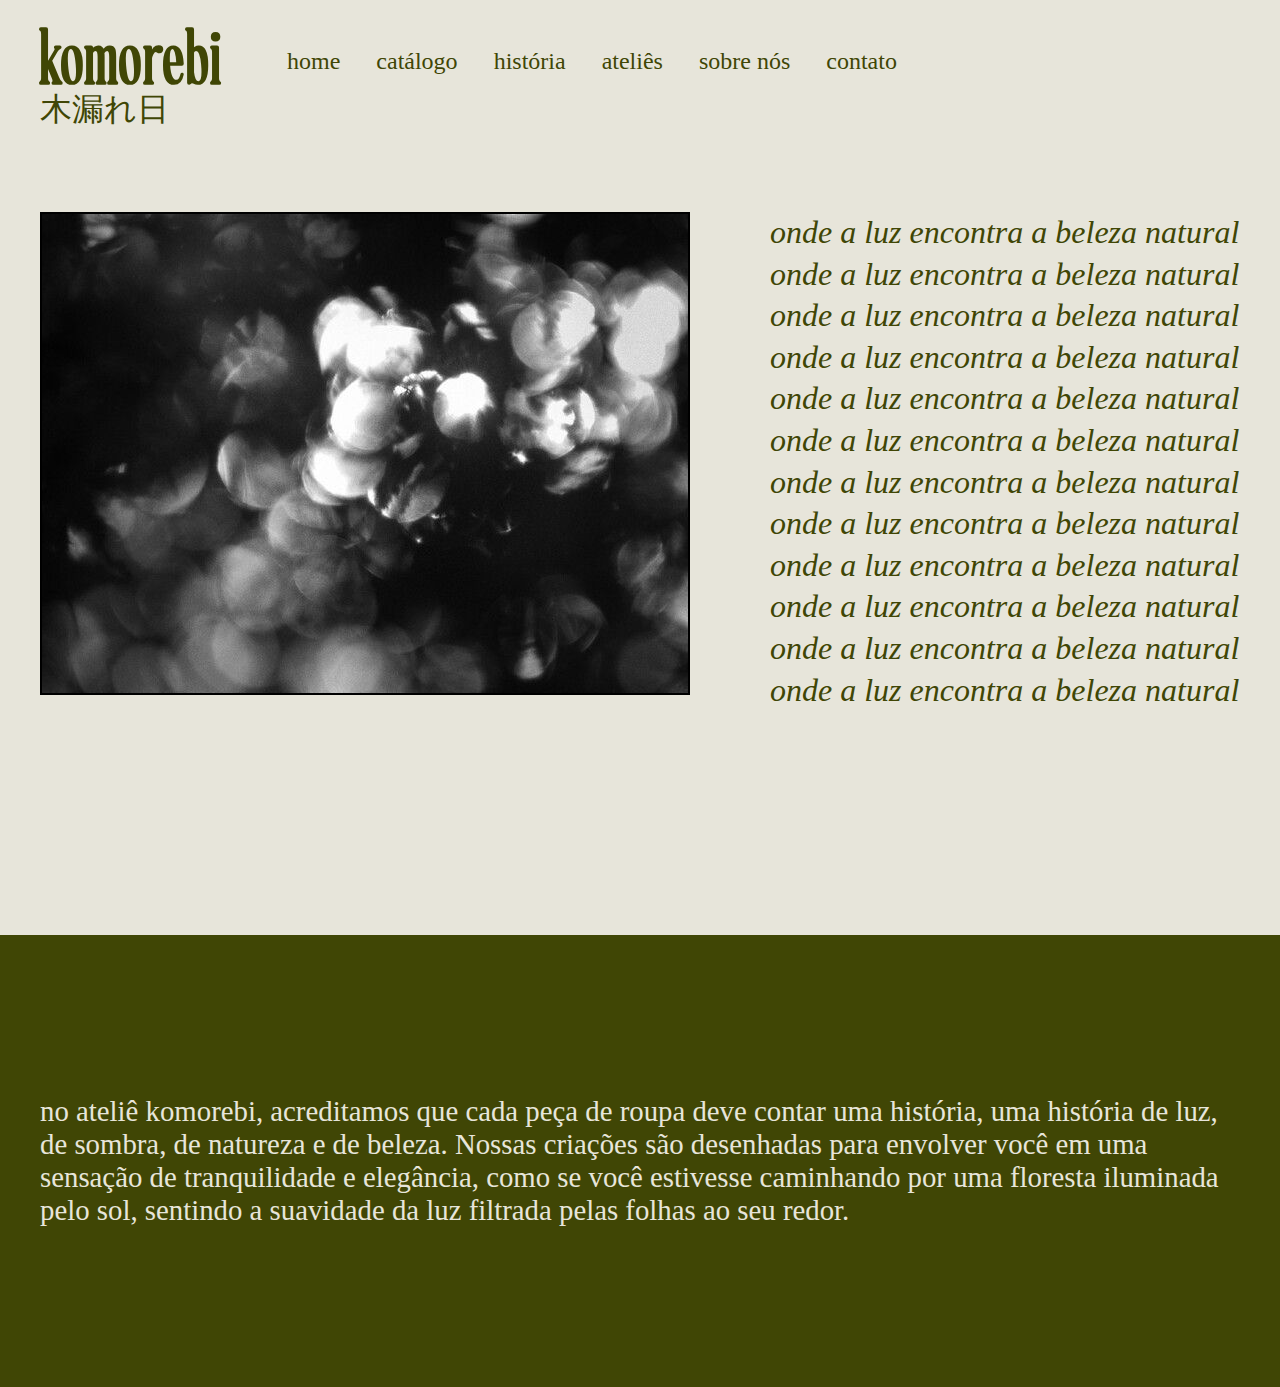
<file: index.html>
<!DOCTYPE html>
<html lang="en">
<head>
    <meta charset="UTF-8">
    <title>komorebi 木漏れ日</title>
    <link rel="stylesheet" href="main.css">
    <link rel="stylesheet" href="theme.css">
</head>
<body>
<header>
    <div class="container">
        <div class="brand">
            <h1>komorebi</h1>
            <h2>木漏れ日</h2>
        </div>
        <nav>
            <ul>
                <li><a href="index.html">home</a></li>
                <li><a href="catalog/catalog.html">catálogo</a></li>
                <li><a href="#">história</a></li>
                <li><a href="#">ateliês</a></li>
                <li><a href="about-us/about-us.html">sobre nós</a></li>
                <li><a href="contact/contact.html">contato</a></li>
            </ul>
        </nav>
    </div>
</header>
<section class="banner">
    <div class="container">
        <img src="home/assets/komorebi-dark.png" alt="Sombras de folhas de árvore no sol">
        <article>
            <p>onde a luz encontra a beleza natural</p>
            <p>onde a luz encontra a beleza natural</p>
            <p>onde a luz encontra a beleza natural</p>
            <p>onde a luz encontra a beleza natural</p>
            <p>onde a luz encontra a beleza natural</p>
            <p>onde a luz encontra a beleza natural</p>
            <p>onde a luz encontra a beleza natural</p>
            <p>onde a luz encontra a beleza natural</p>
            <p>onde a luz encontra a beleza natural</p>
            <p>onde a luz encontra a beleza natural</p>
            <p>onde a luz encontra a beleza natural</p>
            <p>onde a luz encontra a beleza natural</p>
        </article>
    </div>
</section>
<section class="home-about">
<div class="container">
    <p>no ateliê komorebi, acreditamos que cada peça de roupa deve contar uma história, uma história de luz, de sombra,
        de natureza e de beleza. Nossas criações são desenhadas para envolver você em uma sensação de tranquilidade e
        elegância, como se você estivesse caminhando por uma floresta iluminada pelo sol, sentindo a suavidade da luz
        filtrada pelas folhas ao seu redor.</p>
</div>
</section>
</body>
</html>
</file>
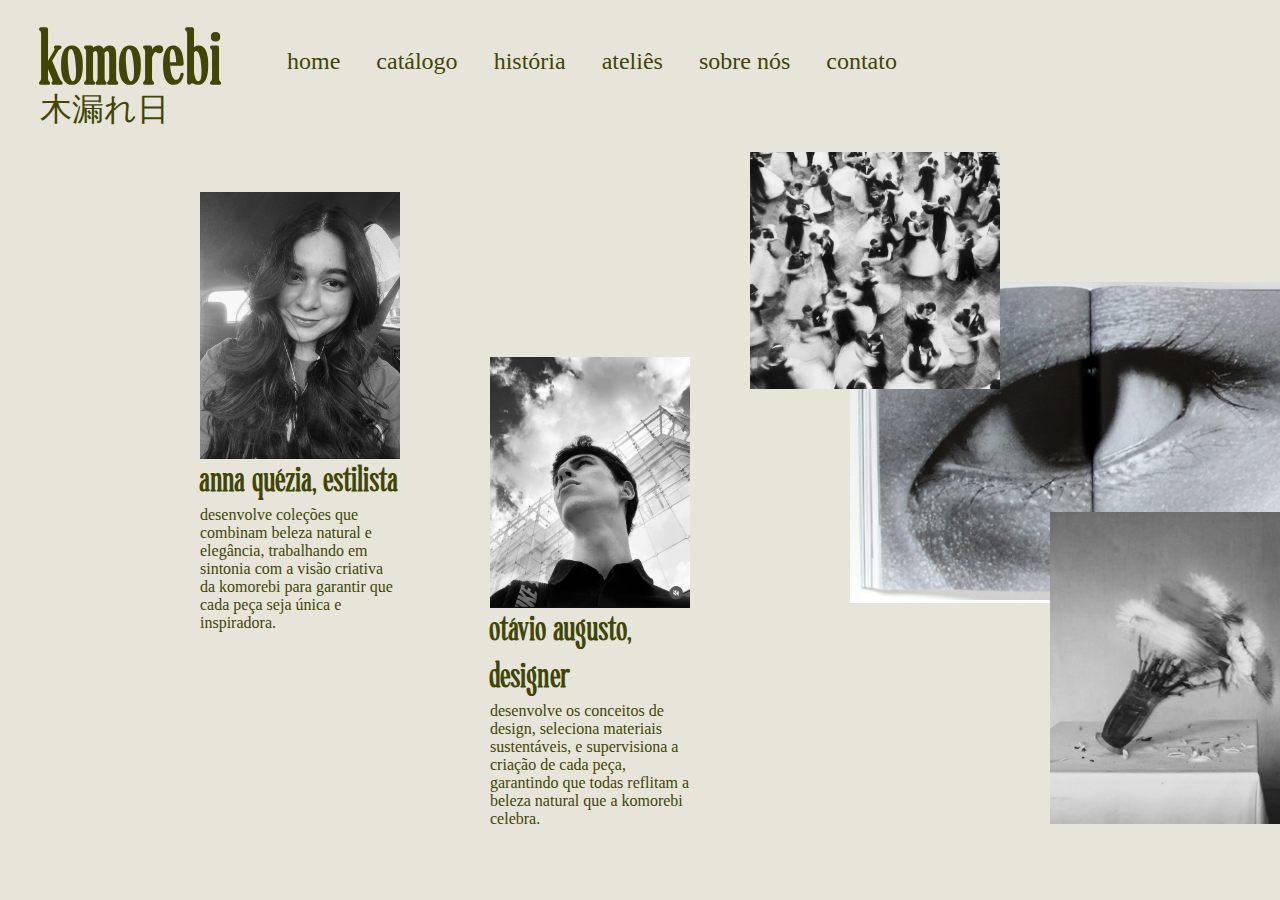
<file: about-us/about-us.html>
<!DOCTYPE html>
<html lang="en">
<head>
    <meta charset="UTF-8">
    <link rel="stylesheet" href="../main.css">
    <link rel="stylesheet" href="../theme.css">
    <title>komorebi 木漏れ日</title>
</head>
<body>

<header>
    <div class="container">
        <div class="brand">
            <h1>komorebi</h1>
            <h2>木漏れ日</h2>
        </div>
        <nav>
            <ul>
                <li><a href="../index.html">home</a></li>
                <li><a href="/catalog/catalog.html">catálogo</a></li>
                <li><a href="#">história</a></li>
                <li><a href="#">ateliês</a></li>
                <li><a href="about-us.html">sobre nós</a></li>
                <li><a href="../contact/contact.html">contato</a></li>
            </ul>
        </nav>
    </div>
</header>

<section class="sobre-nos">
    <article class="nos">
        <div class="anna">
            <img src="assets/anna.JPG" alt="foto da sócia anna em preto e branco">
            <h3>anna quézia, estilista</h3>
            <p>desenvolve coleções que combinam beleza natural e elegância, trabalhando em sintonia com a visão criativa
                da komorebi para garantir que cada peça seja única e inspiradora.</p>
        </div>
        <div class="otavio">
            <img src="assets/otavio.jpg" alt="foto do sócio otávio em preto e branco">
            <h3>otávio augusto, designer</h3>
            <p>desenvolve os conceitos de design, seleciona materiais sustentáveis, e supervisiona a criação de cada
                peça, garantindo que todas reflitam a beleza natural que a komorebi celebra.</p>
        </div>
    </article>
    <div class="eye">
        <img src="assets/eye.jpg" alt="um olho em uma revista">
    </div>
    <div class="baile">
        <img src="assets/dancing.jpeg" alt="pessoas dançando em um baile de gala">
    </div>
    <div class="flor">
        <img src="assets/flor.jpeg" alt="uma flor caindo">
    </div>
</section>

</body>
</html>
</file>
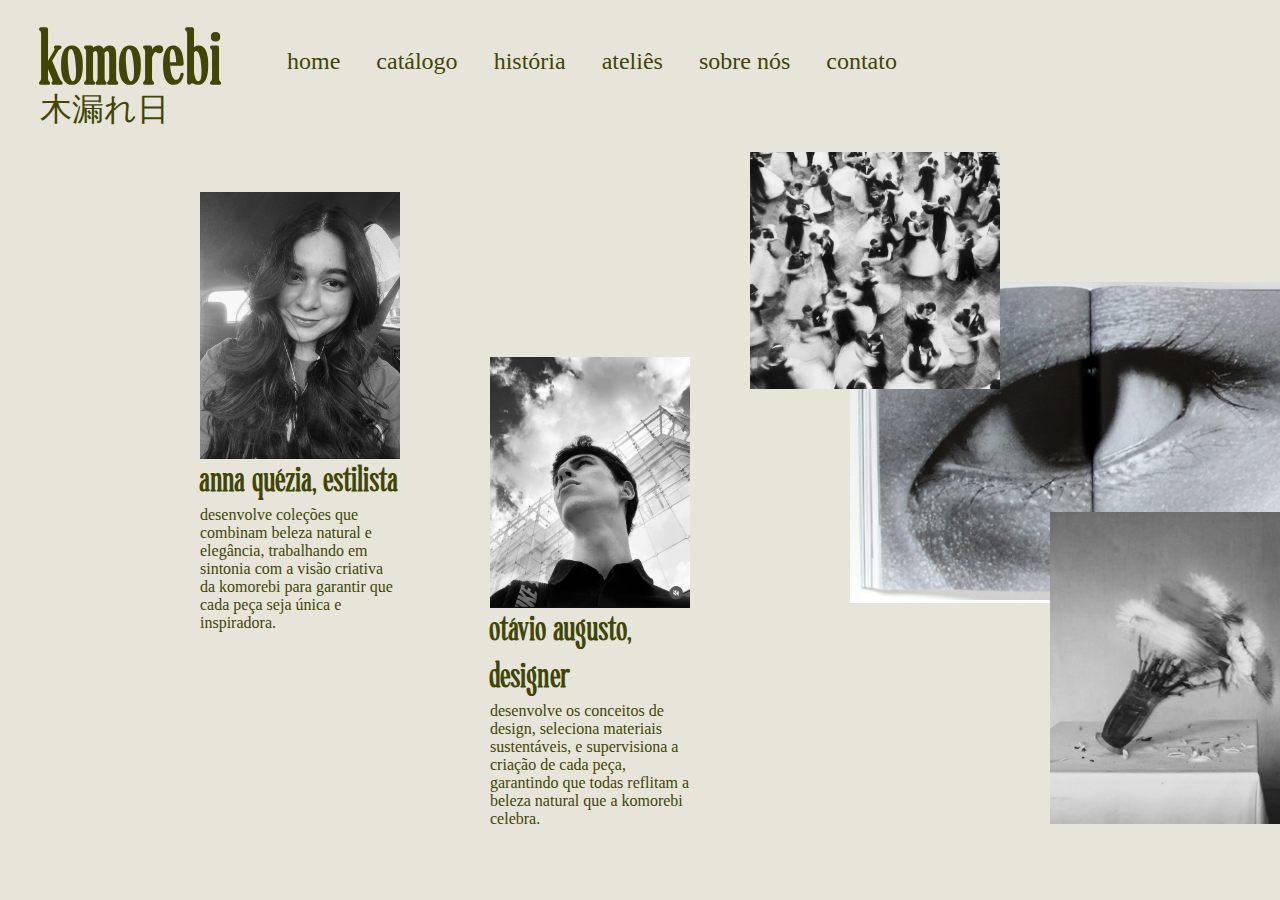
<file: about-us/sobre-nos.html>
<!DOCTYPE html>
<html lang="en">
<head>
    <meta charset="UTF-8">
    <link rel="stylesheet" href="../main.css">
    <link rel="stylesheet" href="../theme.css">
    <title>komorebi 木漏れ日</title>
</head>
<body>

<header>
    <div class="container">
        <div class="brand">
            <h1>komorebi</h1>
            <h2>木漏れ日</h2>
        </div>
        <nav>
            <ul>
                <li><a href="../index.html">home</a></li>
                <li><a href="#">catálogo</a></li>
                <li><a href="#">história</a></li>
                <li><a href="#">ateliês</a></li>
                <li><a href="sobre-nos.html">sobre nós</a></li>
                <li><a href="../contact/contato.html">contato</a></li>
            </ul>
        </nav>
    </div>
</header>

<section class="sobre-nos">
    <article class="nos">
        <div class="anna">
            <img src="assets/anna.JPG" alt="foto da sócia anna em preto e branco">
            <h3>anna quézia, estilista</h3>
            <p>desenvolve coleções que combinam beleza natural e elegância, trabalhando em sintonia com a visão criativa
                da komorebi para garantir que cada peça seja única e inspiradora.</p>
        </div>
        <div class="otavio">
            <img src="assets/otavio.jpg" alt="foto do sócio otávio em preto e branco">
            <h3>otávio augusto, designer</h3>
            <p>desenvolve os conceitos de design, seleciona materiais sustentáveis, e supervisiona a criação de cada
                peça, garantindo que todas reflitam a beleza natural que a komorebi celebra.</p>
        </div>
    </article>
    <div class="eye">
        <img src="assets/eye.jpg" alt="um olho em uma revista">
    </div>
    <div class="baile">
        <img src="assets/dancing.jpeg" alt="pessoas dançando em um baile de gala">
    </div>
    <div class="flor">
        <img src="assets/flor.jpeg" alt="uma flor caindo">
    </div>
</section>

</body>
</html>
</file>
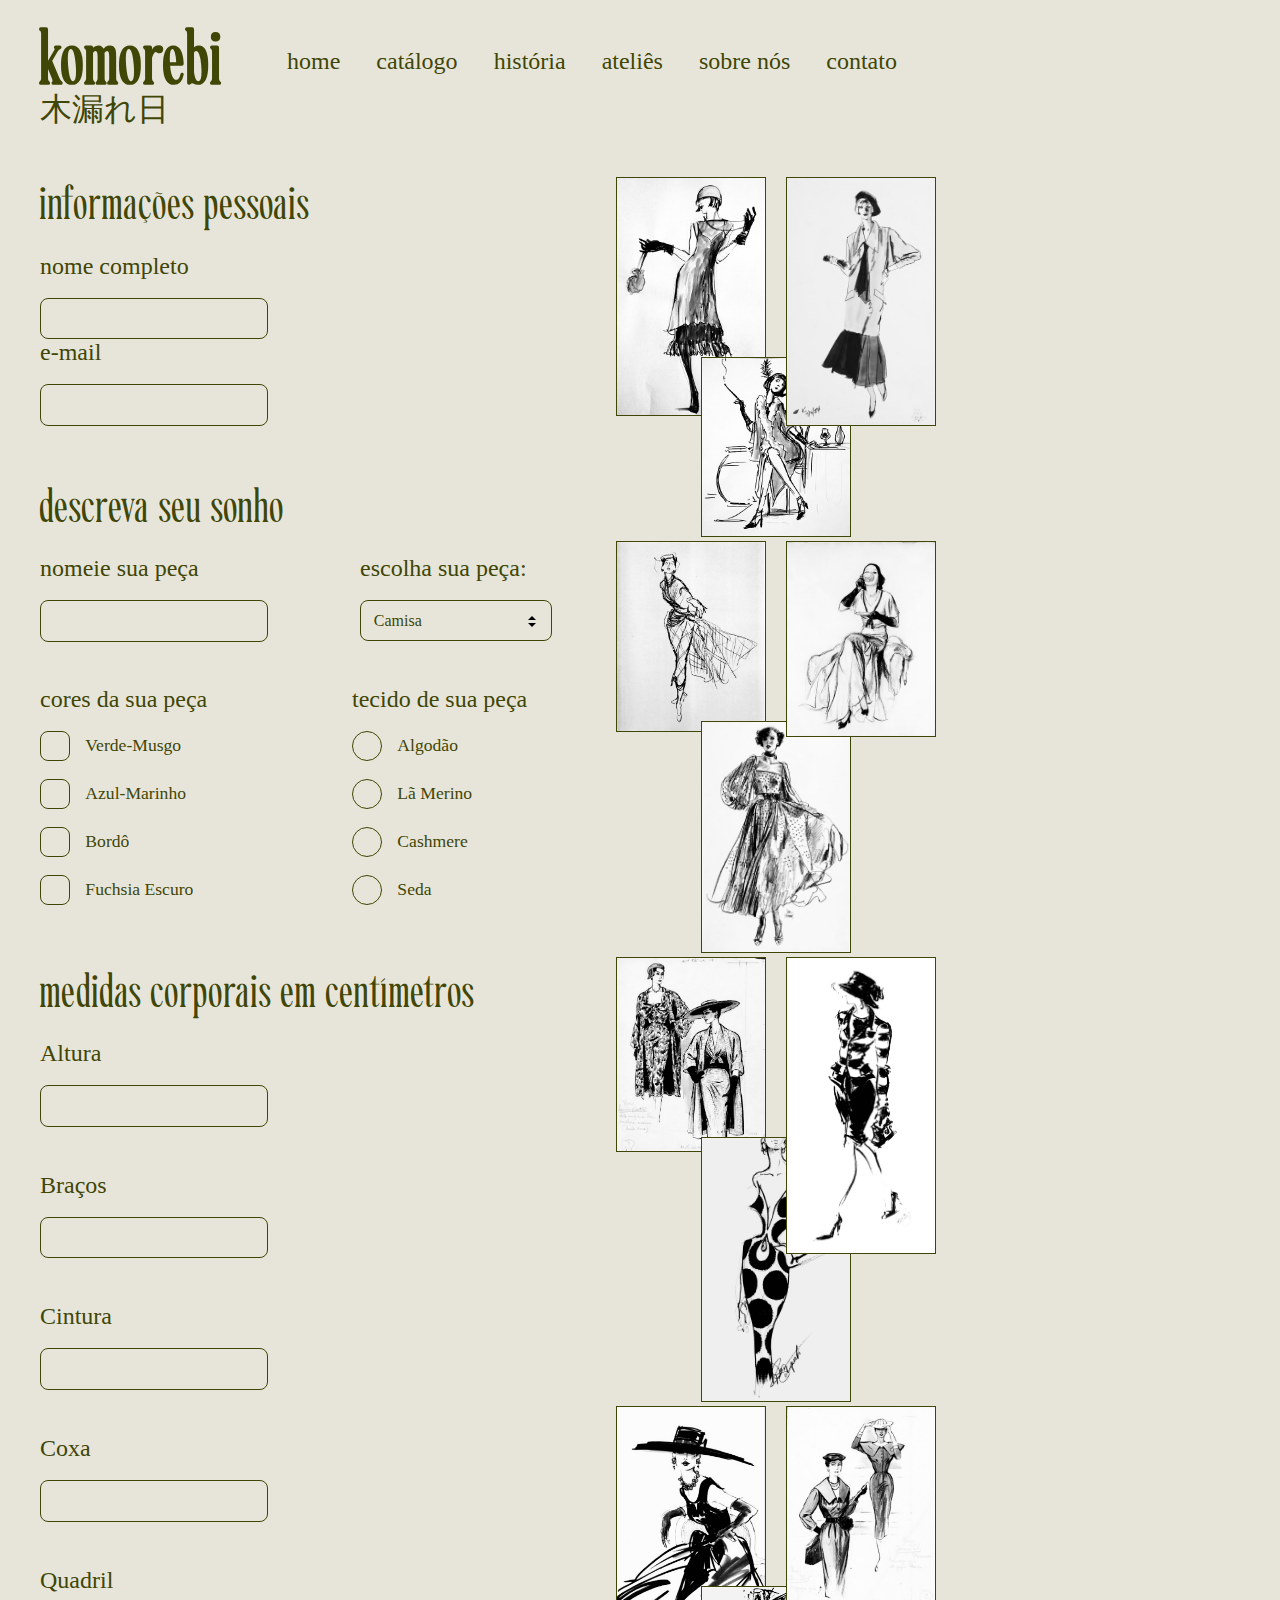
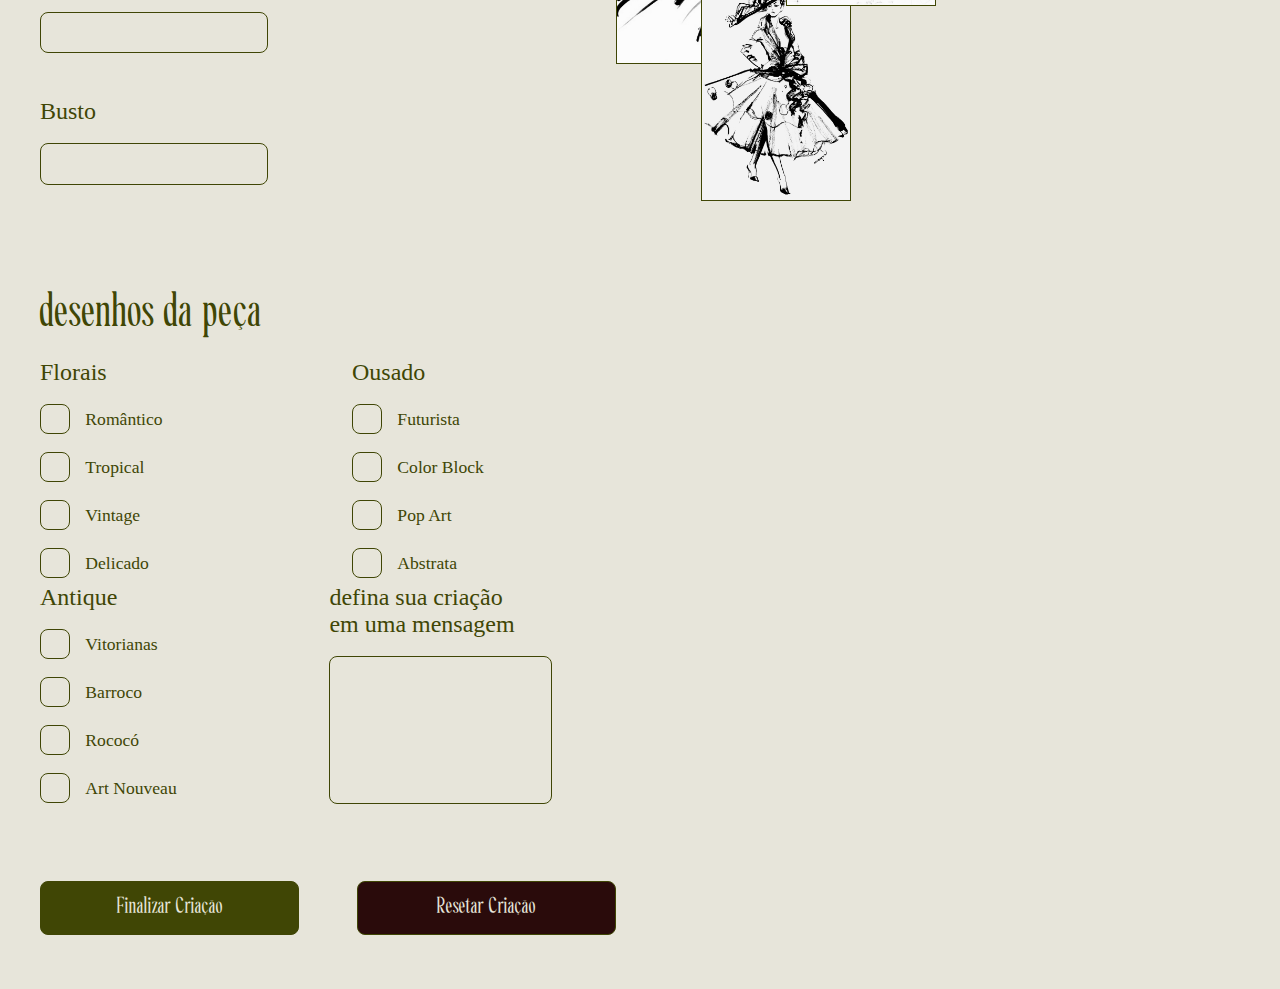
<file: catalog/catalog.html>
<!DOCTYPE html>
<html lang="en">
<head>
    <meta charset="UTF-8">
    <title>komorebi 木漏れ日</title>
    <link rel="stylesheet" href="../main.css">
    <link rel="stylesheet" href="../theme.css">
    <link rel="stylesheet" href="catalog-style.css">
</head>
<body>
<header>
    <div class="container">
        <div class="brand">
            <h1>komorebi</h1>
            <h2>木漏れ日</h2>
        </div>
        <nav>
            <ul>
                <li><a href="../index.html">home</a></li>
                <li><a href="/catalog/catalog.html">catálogo</a></li>
                <li><a href="#">história</a></li>
                <li><a href="#">ateliês</a></li>
                <li><a href="/about-us/about-us.html">sobre nós</a></li>
                <li><a href="../contact/contact.html">contato</a></li>
            </ul>
        </nav>
    </div>
</header>
<section id="order-form">
    <div class="container">
        <form
                name="form"
                id="form"
                method="post"
                enctype="text/plain"
                action="">
            <div class="form-block">
                <!--            conteúdo do header...-->
                <h2>informações pessoais</h2>
                <div class="container flex">
                    <div class="input-komo">
                        <label for="form-name">nome completo</label>
                        <input required type="text" name="name" id="form-name">
                    </div>
                    <div class="input-komo">
                        <label for="form-email">e-mail</label>
                        <input required type="email" name="email" id="form-email">
                    </div>
                </div>
            </div>
            <div class="form-block">
                <h2>descreva seu sonho</h2>
                <div class="container flex">
                    <div class="input-komo">
                        <label for="form-design-name">nomeie sua peça</label>
                        <input required type="text" name="design-name" id="form-design-name">
                    </div>
                    <div class="input-komo bottom">
                        <label for="form-clothing-type">escolha sua peça:</label>
                        <div class="custom-select">
                            <select required id="form-clothing-type" name="clothing-type">
                                <option value="0">Camisa</option>
                                <option value="1">Tricot</option>
                                <option value="2">Saia</option>
                                <option value="3">Calça</option>
                                <option value="4">Vestido</option>
                                <option value="5">Jaqueta</option>
                                <option value="8">Casaco</option>
                                <option value="9">Blazer</option>
                                <option value="10">Cardigan</option>
                                <option value="11">Trench Coat</option>
                            </select>
                        </div>
                    </div>
                    <div class="input-komo bottom ">
                        <h3>cores da sua peça</h3>
                        <div class="checkbox-komo">
                            <input type="checkbox" name="color-type" id="form-color-0" value="0">
                            <label for="form-color-0">Verde-Musgo</label>
                        </div>
                        <div class="checkbox-komo">
                            <input type="checkbox" name="color-type" id="form-color-1" value="1">
                            <label for="form-color-1">Azul-Marinho</label>
                        </div>
                        <div class="checkbox-komo">
                            <input type="checkbox" name="color-type" id="form-color-2" value="2">
                            <label for="form-color-2">Bordô</label>
                        </div>
                        <div class="checkbox-komo">
                            <input type="checkbox" name="color-type" id="form-color-3" value="3">
                            <label for="form-color-3">Fuchsia Escuro</label>
                        </div>
                    </div>
                    <div class="input-komo">
                        <h3>tecido de sua peça</h3>
                        <div class="radio-komo">
                            <input type="radio" name="cloth-type" id="form-cloth-type-0" value="0">
                            <label for="form-cloth-type-0">Algodão</label>
                        </div>
                        <div class="radio-komo">
                            <input type="radio" name="cloth-type" id="form-cloth-type-1" value="1">
                            <label for="form-cloth-type-1">Lã Merino</label>
                        </div>
                        <div class="radio-komo">
                            <input type="radio" name="cloth-type" id="form-cloth-type-2" value="2">
                            <label for="form-cloth-type-2">Cashmere</label>
                        </div>
                        <div class="radio-komo">
                            <input type="radio" name="cloth-type" id="form-cloth-type-3" value="3">
                            <label for="form-cloth-type-3">Seda</label>
                        </div>
                    </div>

                </div>
            </div>
            <div class="form-block">
                <h2>medidas corporais em centímetros</h2>
                <div class="container flex">
                    <div class="input-komo bottom">
                        <label for="form-height">Altura</label>
                        <input required inputmode="numeric" type="text" name="height" id="form-height">
                    </div>
                    <div class="input-komo bottom">
                        <label for="form-arms">Braços</label>
                        <input required inputmode="numeric" type="text" name="arms" id="form-arms">
                    </div>
                    <div class="input-komo bottom">
                        <label for="form-waist">Cintura</label>
                        <input required inputmode="numeric" type="text" name="waist" id="form-waist">
                    </div>
                    <div class="input-komo bottom">
                        <label for="form-thigh">Coxa</label>
                        <input required inputmode="numeric" type="text" name="thigh" id="form-thigh">
                    </div>
                    <div class="input-komo bottom">
                        <label for="form-hips">Quadril</label>
                        <input required inputmode="numeric" type="text" name="hips" id="form-hips">
                    </div>
                    <div class="input-komo bottom">
                        <label for="form-bust">Busto</label>
                        <input required inputmode="numeric" type="text" name="bust" id="form-bust">
                    </div>
                </div>
            </div>
            <div class="form-block">
                <h2>desenhos da peça</h2>
                <div class="container flex">
                    <div class="input-komo bottom ">
                        <h3>Florais</h3>
                        <div class="checkbox-komo">
                            <input type="checkbox" name="florais-type" id="form-florais-0" value="romantico">
                            <label for="form-florais-0">Romântico</label>
                        </div>
                        <div class="checkbox-komo">
                            <input type="checkbox" name="florais-type" id="form-florais-1" value="tropical">
                            <label for="form-florais-1">Tropical</label>
                        </div>
                        <div class="checkbox-komo">
                            <input type="checkbox" name="florais-type" id="form-florais-2" value="vintage">
                            <label for="form-florais-2">Vintage</label>
                        </div>
                        <div class="checkbox-komo">
                            <input type="checkbox" name="florais-type" id="form-florais-3" value="delicado">
                            <label for="form-florais-3">Delicado</label>
                        </div>
                    </div>

                    <div class="input-komo bottom">
                        <h3>Ousado</h3>
                        <div class="checkbox-komo">
                            <input type="checkbox" name="ousado-type" id="form-ousado-0" value="futurista">
                            <label for="form-ousado-0">Futurista</label>
                        </div>
                        <div class="checkbox-komo">
                            <input type="checkbox" name="ousado-type" id="form-ousado-1" value="color-block">
                            <label for="form-ousado-1">Color Block</label>
                        </div>
                        <div class="checkbox-komo">
                            <input type="checkbox" name="ousado-type" id="form-ousado-2" value="pop-art">
                            <label for="form-ousado-2">Pop Art</label>
                        </div>
                        <div class="checkbox-komo">
                            <input type="checkbox" name="ousado-type" id="form-ousado-3" value="abstrata">
                            <label for="form-ousado-3">Abstrata</label>
                        </div>
                    </div>

                    <div class="input-komo bottom">
                        <h3>Antique</h3>
                        <div class="checkbox-komo">
                            <input type="checkbox" name="antique-type" id="form-antique-0" value="vitorianas">
                            <label for="form-antique-0">Vitorianas</label>
                        </div>
                        <div class="checkbox-komo">
                            <input type="checkbox" name="antique-type" id="form-antique-1" value="barroco">
                            <label for="form-antique-1">Barroco</label>
                        </div>
                        <div class="checkbox-komo">
                            <input type="checkbox" name="antique-type" id="form-antique-2" value="rococo">
                            <label for="form-antique-2">Rococó</label>
                        </div>
                        <div class="checkbox-komo">
                            <input type="checkbox" name="antique-type" id="form-antique-3" value="art-nouveau">
                            <label for="form-antique-3">Art Nouveau</label>
                        </div>
                    </div>
                    <div class="input-komo bottom">
                        <h3>defina sua criação em uma mensagem</h3>
                        <textarea required name="clothing-message" id="form-clothing-message"></textarea>
                    </div>
                </div>
            </div>
            <div class="form-block btn">
                <div class="container flex">
                    <button type="submit">Finalizar Criação</button>
                    <button class="cancel" type="reset">Resetar Criação</button>
                </div>
            </div>
        </form>
        <section class="museum">
            <div class="photos-group">
                <img class="pht-1" src="assets/catalog-1.jpg" alt="">
                <img class="pht-2" src="assets/catalog-2.jpg" alt="">
                <img class="pht-3" src="assets/catalog-3.jpg" alt="">
            </div>
            <div class="photos-group">
                <img class="pht-1" src="assets/catalog-16.jpg" alt="">
                <img class="pht-2" src="assets/catalog-5.jpg" alt="">
                <img class="pht-3" src="assets/catalog-6.jpg" alt="">
            </div>
            <div class="photos-group">
                <img class="pht-1" src="assets/catalog-7.jpg" alt="">
                <img class="pht-2" src="assets/catalog-8.jpg" alt="">
                <img class="pht-3" src="assets/catalog-9.jpg" alt="">
            </div>
            <div class="photos-group">
                <img class="pht-1" src="assets/catalog-10.jpg" alt="">
                <img class="pht-2" src="assets/catalog-15.jpg" alt="">
                <img class="pht-3" src="assets/catalog-14.jpg" alt="">
            </div>
        </section>
    </div>
</section>
</body>
</html>
</file>
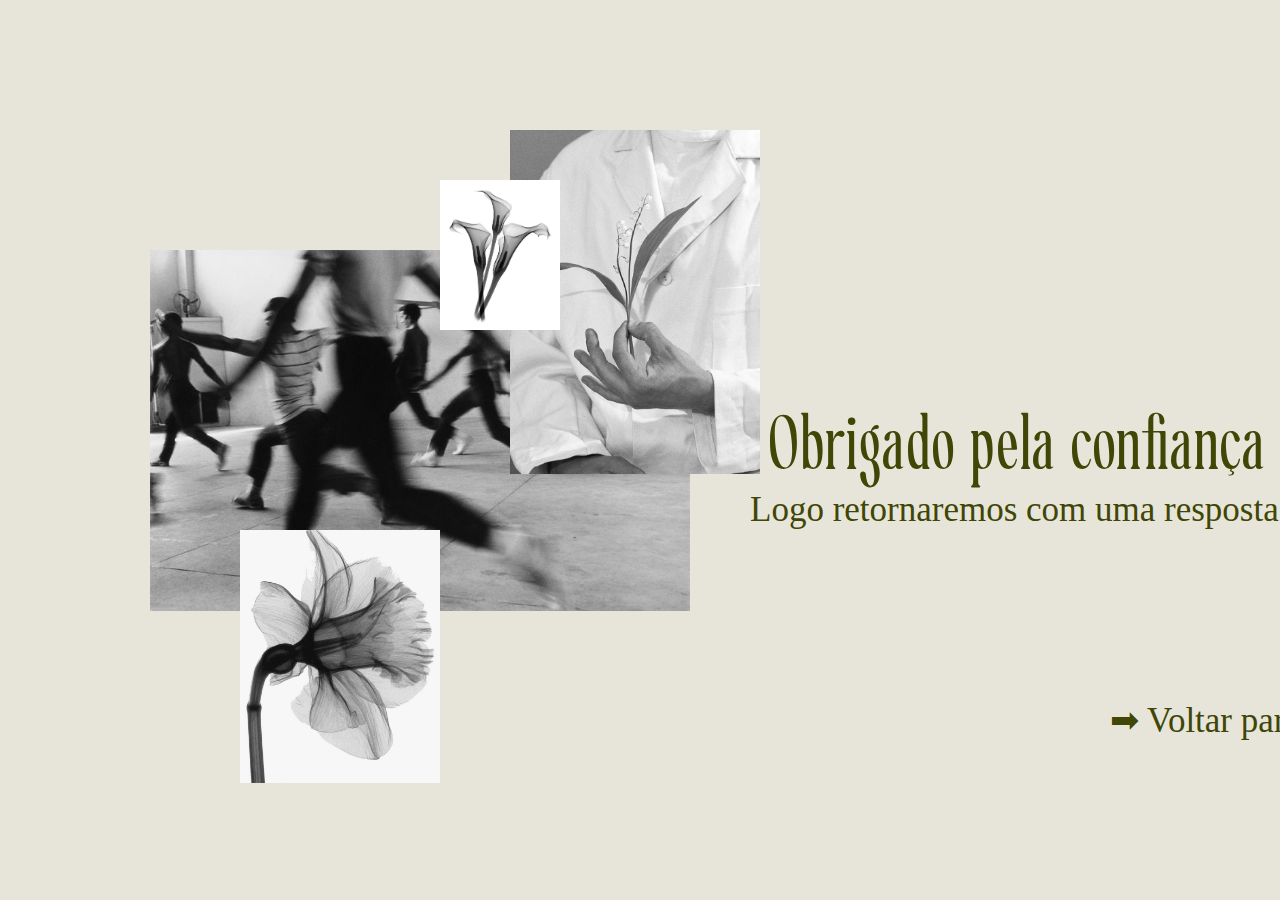
<file: contact/agradecimento.html>
<!DOCTYPE html>
<html lang="en">
<head>
    <link rel="stylesheet" href="../main.css">
    <link rel="stylesheet" href="../theme.css">
    <link rel="stylesheet" href="agradecimento.css">
    <meta charset="UTF-8">
    <title>obrigado ♡</title>
</head>
<body>
    <section>

        <figure>
            <figure class="criancas">
                <img src="assets/Phil%20Stern%20-%20Rita%20Moreno%20During%20a%20Rehearsal%20for%20_West%20Side%20Story_.jpeg"
                alt="crianças correndo">
            </figure>

            <figure class="flor-1">
                <img src="assets/Grey%20Cobalt%20by%20Felicia%20Honkasalo.jpeg" alt="uma mão segurando uma flor">
            </figure>

            <figure class="flor-2">
                <img src="assets/_%20(13).jpeg" alt="raio-x de uma flor">
            </figure>

            <figure class="flor-3">
                <img src="assets/X-RAY.jpeg" alt="raio-x de uma flor">
            </figure>
        </figure>

        <article class="fonte-diferente">
            <p>Obrigado pela confiança</p>
        </article>

        <article class="segunda-frase">
            <p>Logo retornaremos com uma resposta </p>
        </article>

        <article class="voltar-home">
            <a href="../index.html">➡︎ Voltar para a home</a>
        </article>

    </section>
</body>
</html>
</file>
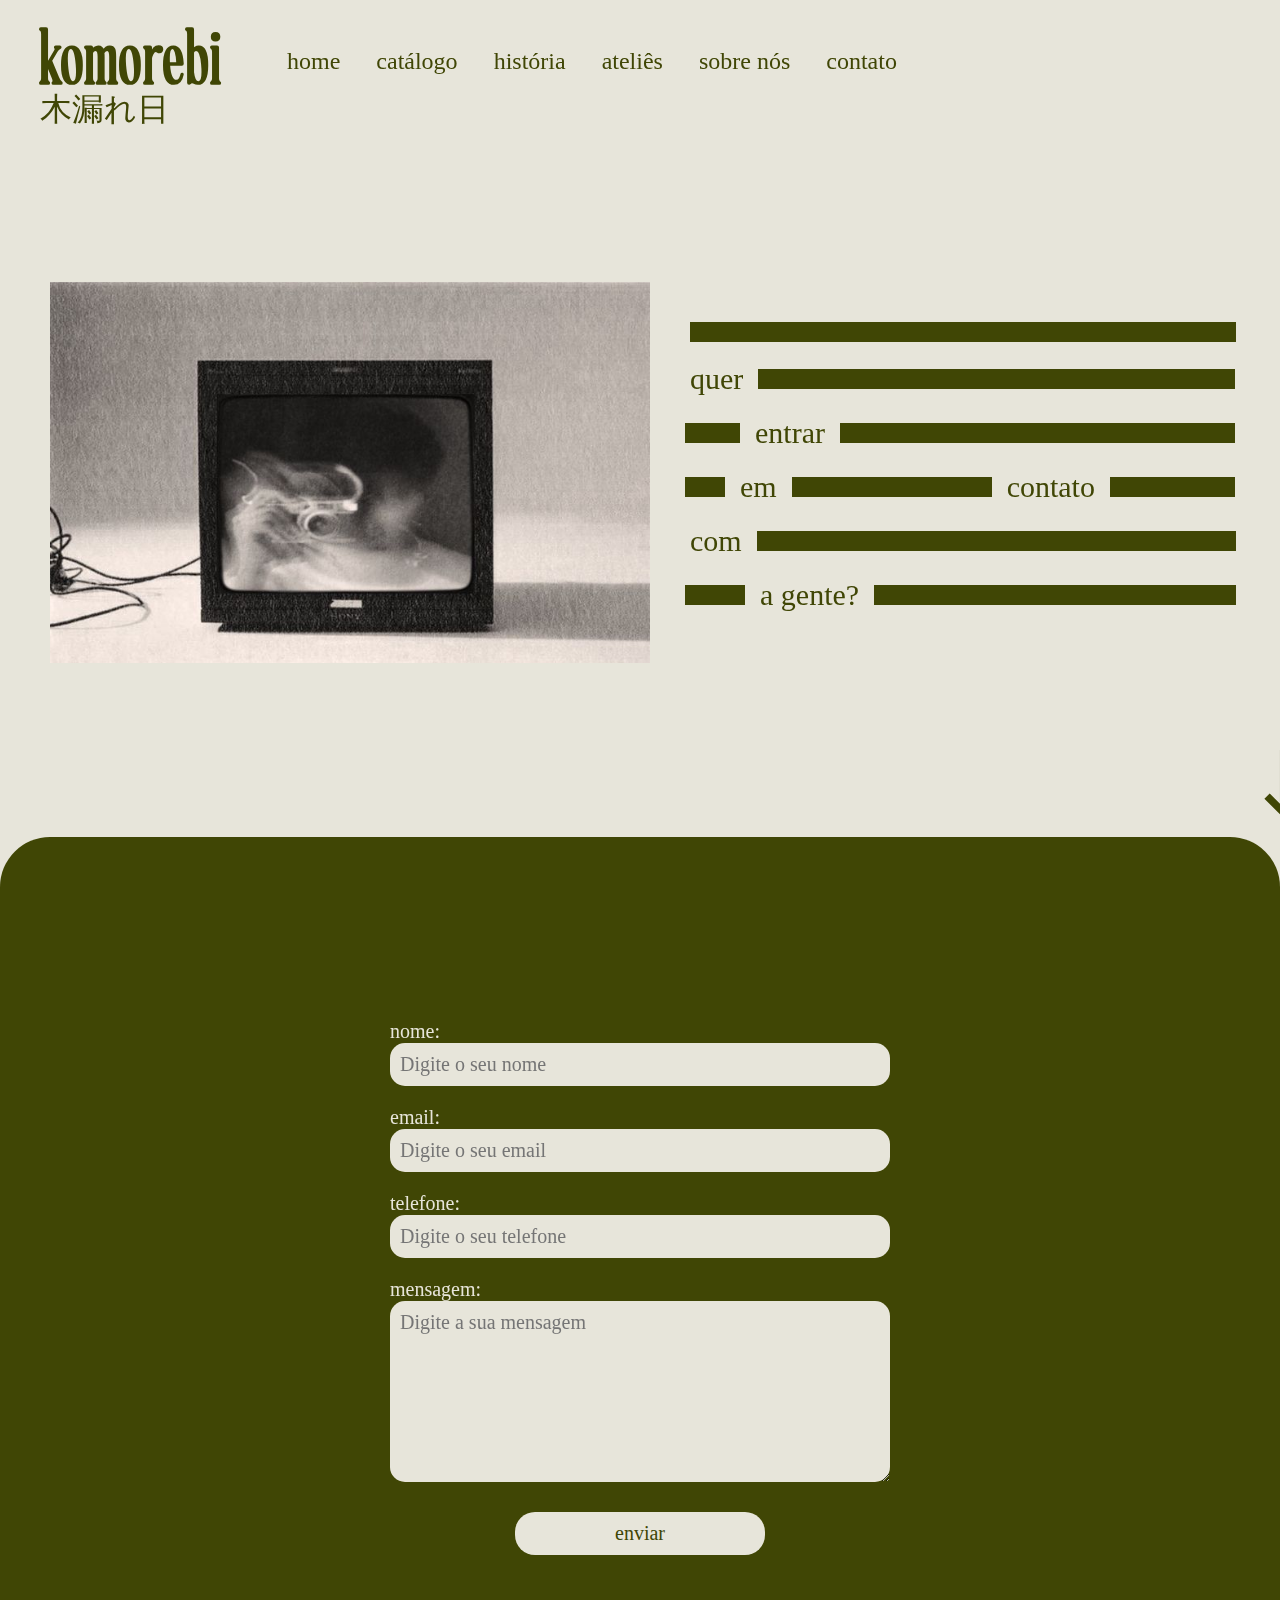
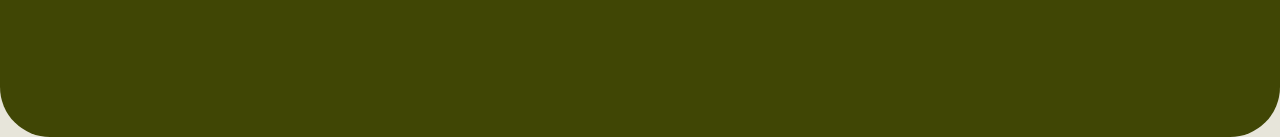
<file: contact/contact.html>
<!DOCTYPE html>
<html lang="en">
<head>
    <meta charset="UTF-8">
    <link rel="stylesheet" href="../main.css">
    <link rel="stylesheet" href="../theme.css">
    <link rel="stylesheet" href="contact.css">
    <title>Contato</title>
</head>
<body>
<header>
        <div class="container">
            <div class="brand">
                <h1>komorebi</h1>
                <h2>木漏れ日</h2>
            </div>
            <nav>
                <ul>
                    <li><a href="../index.html">home</a></li>
                    <li><a href="../catalog/catalog.html">catálogo</a></li>
                    <li><a href="#">história</a></li>
                    <li><a href="#">ateliês</a></li>
                    <li><a href="../about-us/about-us.html">sobre nós</a></li>
                    <li><a href="contact.html">contato</a></li>
                </ul>
            </nav>
        </div>
    </header>
    <section class="sticky">
        <section class="container">
            <figure class="tv">
                <img src="assets/idk.jpeg" alt="imagem de uma televisão antiga com um homem e uma câmera dentro dela">
            </figure>
            <article>
                <div class="first-line"></div>

                <div class="first-paragraph">
                    <p>quer</p>
                    <div class="second-line"></div>
                </div>

                <div class="second-paragraph">
                    <div class="third-line"></div>
                    <p>entrar</p>
                    <div class="forth-line"></div>
                </div>

                <div class="third-paragraph">
                    <div class="fifth-line"></div>
                    <p>em</p>
                    <div class="sixth-line"></div>
                    <p>contato</p>
                    <div class="seventh-line"></div>
                </div>

                <div class="forth-paragraph">
                    <p>com</p>
                    <div class="eighth-line"></div>
                </div>

                <div class="fifth-paragraph">
                    <div class="ninth-line"></div>
                    <p>a gente?</p>
                    <div class="tenth-line"></div>
                </div>
            </article>
            <div class="seta">
                <p>⇃</p>
            </div>
        </section>
    </section>

    <section class="contact full-screen">
        <form
            name="form"
            id="form"
            method="post"
            enctype="text/plain"
            action="thank-you.html">
            <section class="texto container">
                <label>nome: <input type="text" name="nome" id="nome" placeholder="Digite o seu nome" required></label>
                <label>email: <input type="email" name="email" id="email" placeholder="Digite o seu email" required></label>
                <label>telefone: <input type="number" name="telefone" id="telefone" placeholder="Digite o seu telefone"></label>
                <label>mensagem: <textarea name="mensagem" id="mensagem" rows="7" placeholder="Digite a sua mensagem" required ></textarea></label>
                <button type="submit">enviar</button>
            </section>
        </form>
    </section>
</body>
</html>
</file>
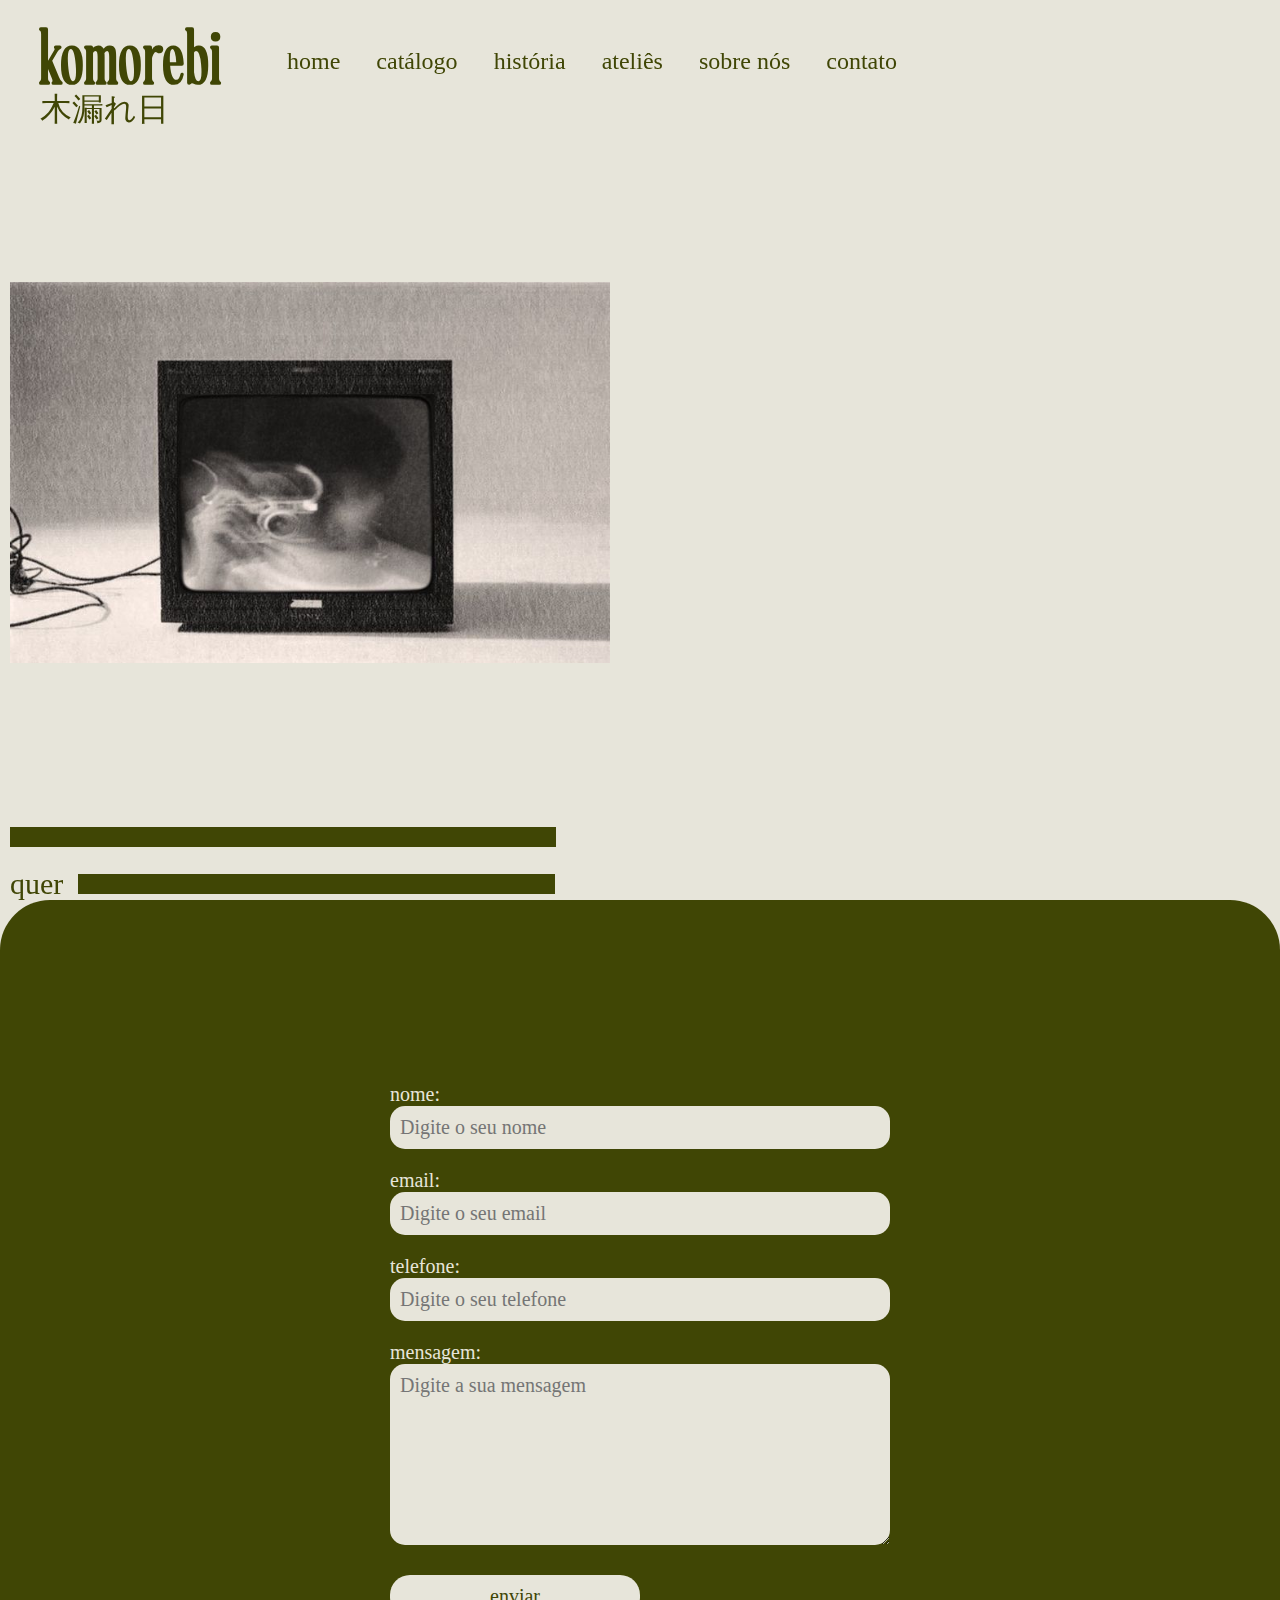
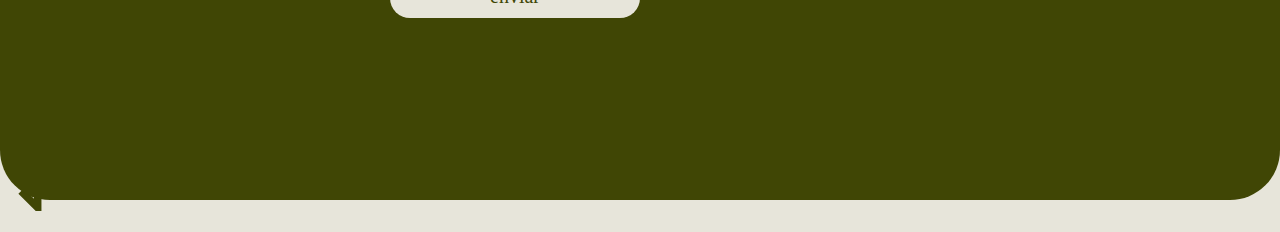
<file: contact/contato.html>
<!DOCTYPE html>
<html lang="en">
<head>
    <meta charset="UTF-8">
    <link rel="stylesheet" href="../main.css">
    <link rel="stylesheet" href="../theme.css">
    <link rel="stylesheet" href="contact.css">
    <title>Contato</title>
</head>
<body>
    <section class="sticky">
        <header>
            <div class="container">
                <div class="brand">
                    <h1>komorebi</h1>
                    <h2>木漏れ日</h2>
                </div>
                <nav>
                    <ul>
                        <li><a href="../index.html">home</a></li>
                        <li><a href="#">catálogo</a></li>
                        <li><a href="#">história</a></li>
                        <li><a href="#">ateliês</a></li>
                        <li><a href="../about-us/sobre-nos.html">sobre nós</a></li>
                        <li><a href="contato.html">contato</a></li>
                    </ul>
                </nav>
            </div>
        </header>
        <section class="texto">
            <figure class="tv">
                <img src="assets/idk.jpeg" alt="imagem de uma televisão antiga com um homem e uma câmera dentro dela">
            </figure>
            <article>
                <div class="first-line"></div>

                <div class="first-paragraph">
                    <p>quer</p>
                    <div class="second-line"></div>
                </div>

                <div class="second-paragraph">
                    <div class="third-line"></div>
                    <p>entrar</p>
                    <div class="forth-line"></div>
                </div>

                <div class="third-paragraph">
                    <div class="fifth-line"></div>
                    <p>em</p>
                    <div class="sixth-line"></div>
                    <p>contato</p>
                    <div class="seventh-line"></div>
                </div>

                <div class="forth-paragraph">
                    <p>com</p>
                    <div class="eighth-line"></div>
                </div>

                <div class="fifth-paragraph">
                    <div class="ninth-line"></div>
                    <p>a gente?</p>
                    <div class="tenth-line"></div>
                </div>
            </article>
            <div class="seta">
                <p>⇃</p>
            </div>
        </section>
    </section>

    <section class="contact full-screen">
        <form
            name="form"
            id="form"
            method="post"
            enctype="text/plain"
            action="agradecimento.html">
            <label>nome: <input type="text" name="nome" id="nome" placeholder="Digite o seu nome" required></label>
            <label>email: <input type="email" name="email" id="email" placeholder="Digite o seu email" required></label>
            <label>telefone: <input type="number" name="telefone" id="telefone" placeholder="Digite o seu telefone"></label>
            <label>mensagem: <textarea name="mensagem" id="mensagem" rows="7" placeholder="Digite a sua mensagem" required ></textarea></label>
            <button type="submit">enviar</button>
        </form>
    </section>
</body>
</html>
</file>
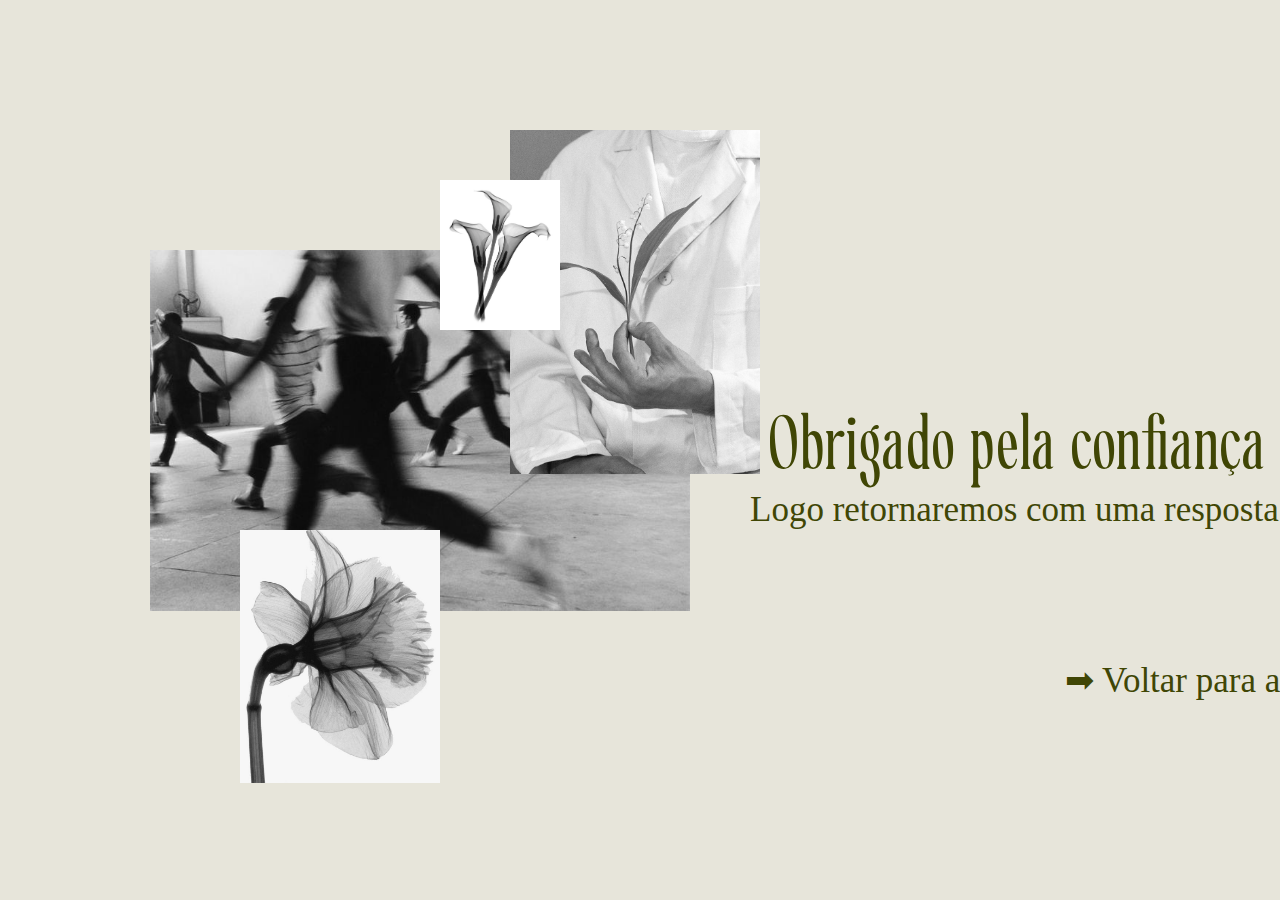
<file: contact/thank-you.html>
<!DOCTYPE html>
<html lang="en">
<head>
    <link rel="stylesheet" href="../main.css">
    <link rel="stylesheet" href="../theme.css">
    <link rel="stylesheet" href="thank-you.css">
    <meta charset="UTF-8">
    <title>obrigado ♡</title>
</head>
<body>
    <section class="container">

        <figure class="container">
            <figure class="criancas">
                <img src="assets/Phil%20Stern%20-%20Rita%20Moreno%20During%20a%20Rehearsal%20for%20_West%20Side%20Story_.jpeg"
                alt="crianças correndo">
            </figure>

            <figure class="flor-1">
                <img src="assets/Grey%20Cobalt%20by%20Felicia%20Honkasalo.jpeg" alt="uma mão segurando uma flor">
            </figure>

            <figure class="flor-2">
                <img src="assets/_%20(13).jpeg" alt="raio-x de uma flor">
            </figure>

            <figure class="flor-3">
                <img src="assets/X-RAY.jpeg" alt="raio-x de uma flor">
            </figure>
        </figure>

        <article class="container">
            <article class="fonte-diferente">
                <p>Obrigado pela confiança</p>
            </article>

            <article class="segunda-frase">
                <p>Logo retornaremos com uma resposta </p>
            </article>

            <article class="voltar-home container">
                <a href="../index.html">➡︎ Voltar para a home</a>
            </article>
        </article>
    </section>
</body>
</html>
</file>
<file: main.css>
* {
    font-family: serif;
    color: var(--primary-color);
    margin: 0;
    padding: 0;
    box-sizing: border-box;
    max-height: fit-content;
}

body {
    background-color: var(--base-color);
}

.container {
    max-width: 1200px;
    margin: 0 auto;
}

header .container{
    display: flex;
    padding-top: 1rem;
}

header h1 {
    font-family: Dailyfully, serif;
    font-size: 4rem;
    max-height: 4.5rem;
}

header h2 {
    font-family: sans-serif;
    font-size: 2rem;
    font-weight: 200;
}

.brand {
    max-width: fit-content;
}

nav {
    padding-left: 4rem;
    margin-top: 2rem;
}

nav ul li {
    list-style: none;
    display: inline-block;
    margin-right: 2rem;
}

nav ul li a{
    font-size: 1.5rem;
    text-decoration: none;
}

nav ul li a:hover {
    color: white;
    background-color: black;
    text-decoration: line-through;
}

.banner .container {
    margin-top: 5rem;
    display: flex;
}

.banner img {
    border: 2px black solid;
}

.banner article  {
    min-width: 35rem;
    max-height: 30rem;
    margin-left: 5rem;
    line-height: 2.6rem;
    /*border: 1px blue solid;*/
}
.banner article p {
    font-size: 2.0rem;
    font-style: italic;
}

.home-about {
    background-color: var(--primary-color);
    margin-top: 15rem;
    padding: 10rem 0;
}

.home-about p {
    color: var(--base-color);
    font-size: 1.8rem;
}

/* sobre nós*/

.sobre-nos {
    display: flex;
}

.nos {
    display: flex;
}

.nos img {
    width: 200px;
}

.anna {
    display: flex;
    flex-direction: column;
    translate: 200px 60px;
}

h3 {
    font-size: 30px;
    width: 200px;
    font-family: Dailyfully, serif;
}

.anna p {
    width: 200px;
}

.otavio {
    display: flex;
    flex-direction: column;
    translate: 290px 225px;
}

.otavio p {
    width: 200px;
}

.baile img {
    width: 250px;
    translate: -130px 20px;
}

.eye img {
    width: 100%;
    min-width: 30rem;
    translate: 450px 150px;
}

.flor img {
    width: 250px;
    translate: -80px 380px;
}
</file>
<file: theme.css>
@font-face {
    font-family: AppleGaramond;
    src: url("fonts/AppleGaramond.ttf") format('truetype');
}

@font-face {
    font-family: Dailyfully;
    src: url("fonts/Dailyfully.otf") format("opentype");
}

:root {
    --primary-color: #404605;
    --primary-color-hover: #c4c5b1;
    --base-color: #E7E5DA;
    --cancel: #2a0b0b
}
</file>
<file: catalog/catalog-style.css>
* {
    outline: none;
}

#order-form {
    margin-top: 5vh;
}

#order-form .container{
    display: flex;
}

input[type="text"], input[type="email"], #order-form select, #order-form textarea, button {
    border-radius: 8px;
    margin-top: 2vh;
    width: 100%;
    padding: 1.2vh 1vw;
    appearance: none;
    background-color: var(--base-color);
    border: 1px solid var(--primary-color);
    font-size: 1rem;
    text-align: left;
    resize: none;
}

#order-form textarea {
    padding-bottom: 11vh;
}

#order-form button {
    width: 45%;
    font-family: Dailyfully, serif;
    font-size: 1.2rem;
    text-align: center;
    background-color: var(--primary-color);
    color: var(--base-color);
}

#order-form button:hover, #order-form .btn .cancel:hover {
    color: white;
    text-decoration: line-through;
    font-style: italic;
    background-color: black;
}

#order-form button:target {
    color: var(--primary-color);
    background-color: var(--primary-color-hover);
}

#order-form .form-block.btn {
    text-align: center;
}

#order-form label, #order-form h3 {
    font-size: 1.5rem;
    font-family: serif;
    font-weight: lighter;
}

#order-form .checkbox-komo label, #order-form .radio-komo label {
    font-size: 1.1rem;
}

#order-form h2 {
    font-family: Dailyfully, serif;
    font-weight: lighter;
    font-size: 2.5rem;
    margin-bottom: 1.5vh;
}

#order-form h3 {
    margin-bottom: 2vh;
}

#order-form .btn .cancel {
    background-color: var(--cancel);
}

.flex {
    display: flex;
    flex-wrap: wrap;
    justify-content: space-between;
}

.form-block {
    max-width: 45vw;
    min-width: min-content;
    margin-bottom: 6vh;
    /*border: 1px solid blueviolet;*/
}

.form-block input, .form-block textarea, .form-block select {
    display: block;
}

.input-komo {
    width: 15vw;
    height: 20vh;
    min-width: max-content;
    margin-right: 5vw;
    /*border: 1px solid green;*/
}

.bottom {
    margin-bottom: 5vh;
}

/*Seta dos campos dropdown*/
.custom-select {
    position: relative;
}

.custom-select::before, .custom-select::after {
    --size: 0.3rem;
    position: absolute;
    content: "";
    right: 1rem;
    pointer-events: none;
}

.custom-select::before {
    border-left: var(--size) solid transparent;
    border-right: var(--size) solid transparent;
    border-bottom: var(--size) solid black;
    top: 40%;
}

.custom-select::after {
    border-left: var(--size) solid transparent;
    border-right: var(--size) solid transparent;
    border-top: var(--size) solid black;
    top: 55%;
}

input[type="checkbox"], input[type="radio"] {
    appearance: none;
    padding: 0.8vw;
    min-width: 30px;
    aspect-ratio: 1/1;
    border: 1px var(--primary-color) solid;
    position: relative;
}

input[type="checkbox"] {
    border-radius: 8px;
}

input[type="radio"] {
    border-radius: 100px;
}

input[type="checkbox"]:checked::after, input[type="radio"]:checked::after {
    position: absolute;
    color: var(--primary-color);
}

input[type="checkbox"]:checked::after {
    top: 0.4vw;
    left: 0.5vw;
    font-size: 1rem;
    content: '\2713';
}

input[type="radio"]:checked::after {
    top: -0.2vw;
    left: 0.12vw;
    font-size: 1.5rem;
    content: '\25C9';
}

.checkbox-komo, .radio-komo {
    display: flex;
    margin-bottom: 2vh;
    align-items: center;
    min-width: max-content;
}

.checkbox-komo input, .radio-komo input {
    margin-right: 1.2vw;
}

.museum {
    min-width: fit-content;
}

.photos-group{
    position: relative;
    width: 25vw;
    text-align: center;
}

.photos-group img {
    max-width: 11vw;
    min-width: 150px;
    border: 1px var(--primary-color) solid;
}

.pht-1 {
    position: absolute;
    right: 0;
    z-index: 2;
}

.pht-2 {
    position: absolute;
    left: 0;
    z-index: -1;
}

.pht-3 {
    margin-top: 20vh;
    z-index: 1;
}
</file>
<file: contact/agradecimento.css>
html, body {
    width: 100vw;
    height: 100vh;
}

section {
    display: flex;
}

figure {
    display: flex;
}
.criancas img {
    width: 540px;
    min-width: 300px;
    translate: 150px 250px;
    z-index: -1;
}

.flor-1 img {
    width: 250px;
    min-width: 100px;
    translate: -30px 130px;
}

.flor-2 img {
    width: 200px;
    min-width: 100px;
    translate: -550px 530px;
}

.flor-3 img {
    width: 120px;
    min-width: 100px;
    translate: -550px 180px;
}

article {
    display: flex;
    flex-direction: column;
}

article.fonte-diferente p {
    font-family: Dailyfully, serif;
    font-size: 65px;
    width: 500px;
    min-width: 100px;
    translate: -340px 400px;
}

article.segunda-frase p {
    font-size: 35px;
    width: 700px;
    min-width: 100px;
    translate: -860px 490px;
}

article.voltar-home a {
    font-size: 35px;
    width: 500px;
    min-width: 200px;
    translate: -1200px 700px;
    text-decoration: none;
}

article.voltar-home a:hover {
    text-align: center;
    text-decoration: underline;
    color: var(--base-color);
    background-color: var(--primary-color);
    width: 330px;
    border-radius: 15px;
}
</file>
<file: contact/contact.css>
.sticky {
    position: sticky;
    z-index: -1;
    top: 0;
    width: 100%;
    height: 100vh;
}

section.container {
    display: flex;
}

section .tv img {
    width: 600px;
    margin-bottom: 150px;
    margin-top: 150px;
    margin-left: 10px;
    margin-right: 30px;
}

section.container article {
    margin-top: 180px;
}

article p {
    font-size: 30px;
    padding: 10px;
}

.seta {
    font-size: 90px;
    margin-top: 600px;
}
article .first-line {
    background: #404605;
    width: 546px;
    padding: 10px;
    margin: 10px;
}

article .second-line {
    background: #404605;
    width: 477px;
    padding: 10px;
    margin: 5px;
}

article .third-line {
    background: #404605;
    width: 55px;
    padding: 10px;
    margin: 5px;
}

article .forth-line {
    background: #404605;
    width: 395px;
    padding: 10px;
    margin: 5px;
}

article .fifth-line {
    background: #404605;
    width: 40px;
    padding: 10px;
    margin: 5px;
}

article .sixth-line {
    background: #404605;
    width: 200px;
    padding: 10px;
    margin: 5px;
}

article .seventh-line {
    background: #404605;
    width: 125px;
    padding: 10px;
    margin: 5px;
}

article .eighth-line {
    background: #404605;
    width: 479px;
    padding: 10px;
    margin: 5px;
}

article .ninth-line {
    background: #404605;
    width: 60px;
    padding: 10px;
    margin: 5px;
}

article .tenth-line {
    background: #404605;
    width: 362px;
    padding: 10px;
    margin: 5px;
}

article .first-paragraph {
    display: flex;
    align-items: center;
}

article .second-paragraph {
    display: flex;
    align-items: center;
}

article .third-paragraph {
    display: flex;
    align-items: center;
}

article .forth-paragraph {
    display: flex;
    align-items: center;
}

article .fifth-paragraph {
    display: flex;
    align-items: center;
}

section.contact{
    display: flex;
    align-items: center;
    justify-content: center;
    background: var(--primary-color);
    height: 100vh;
    min-height: 100vh;
    border-radius: 50px;
    width: 100%;
    z-index: 2;
}

section.texto.container {
    display: flex;
    flex-direction: column;
    margin: 20px;
    align-items: center;
}

form label {
    color: var(--base-color);
    font-size: 20px;;
}

form input{
    display: flex;
    padding: 10px;
    outline: none;
    border: none;
    border-radius: 15px;
    margin-bottom: 20px;
    font-size: 20px;
    width: 500px;
    background: var(--base-color);
}

form textarea {
    display: flex;
    padding: 10px;
    outline: none;
    border: none;
    border-radius: 15px;
    margin-bottom: 20px;
    font-size: 20px;
    width: 500px;
    background: var(--base-color);
}

button {
    font-size: 20px;
    padding: 10px;
    border: none;
    border-radius: 20px;
    margin-top: 10px;
    width: 250px;
    background: var(--base-color);
}

button:hover {
    color: var(--base-color);
    border: 2px var(--base-color) solid;
    background: var(--primary-color);
}
</file>
<file: contact/thank-you.css>
html, body {
    width: 100vw;
    height: 100vh;
}

.container {
    display: flex;
    padding: 0;
    margin: 0;
}
.criancas img {
    width: 540px;
    min-width: 300px;
    translate: 150px 250px;
    z-index: -1;
}

.flor-1 img {
    width: 250px;
    min-width: 100px;
    translate: -30px 130px;
}

.flor-2 img {
    width: 200px;
    min-width: 100px;
    translate: -550px 530px;
}

.flor-3 img {
    width: 120px;
    min-width: 100px;
    translate: -550px 180px;
}

article.fonte-diferente p {
    font-family: Dailyfully, serif;
    font-size: 65px;
    width: 500px;
    min-width: 100px;
    translate: -340px 400px;
}

article.segunda-frase p {
    font-size: 35px;
    width: 700px;
    min-width: 100px;
    translate: -860px 490px;
}

article.voltar-home a {
    width: 330px;
    font-size: 35px;
    text-decoration: none;
    translate: -1245px 660px;
}

article.voltar-home a:hover {
    text-align: center;
    text-decoration: underline;
    color: var(--base-color);
    background-color: var(--primary-color);
    width: 330px;
    border-radius: 15px;
}
</file>
